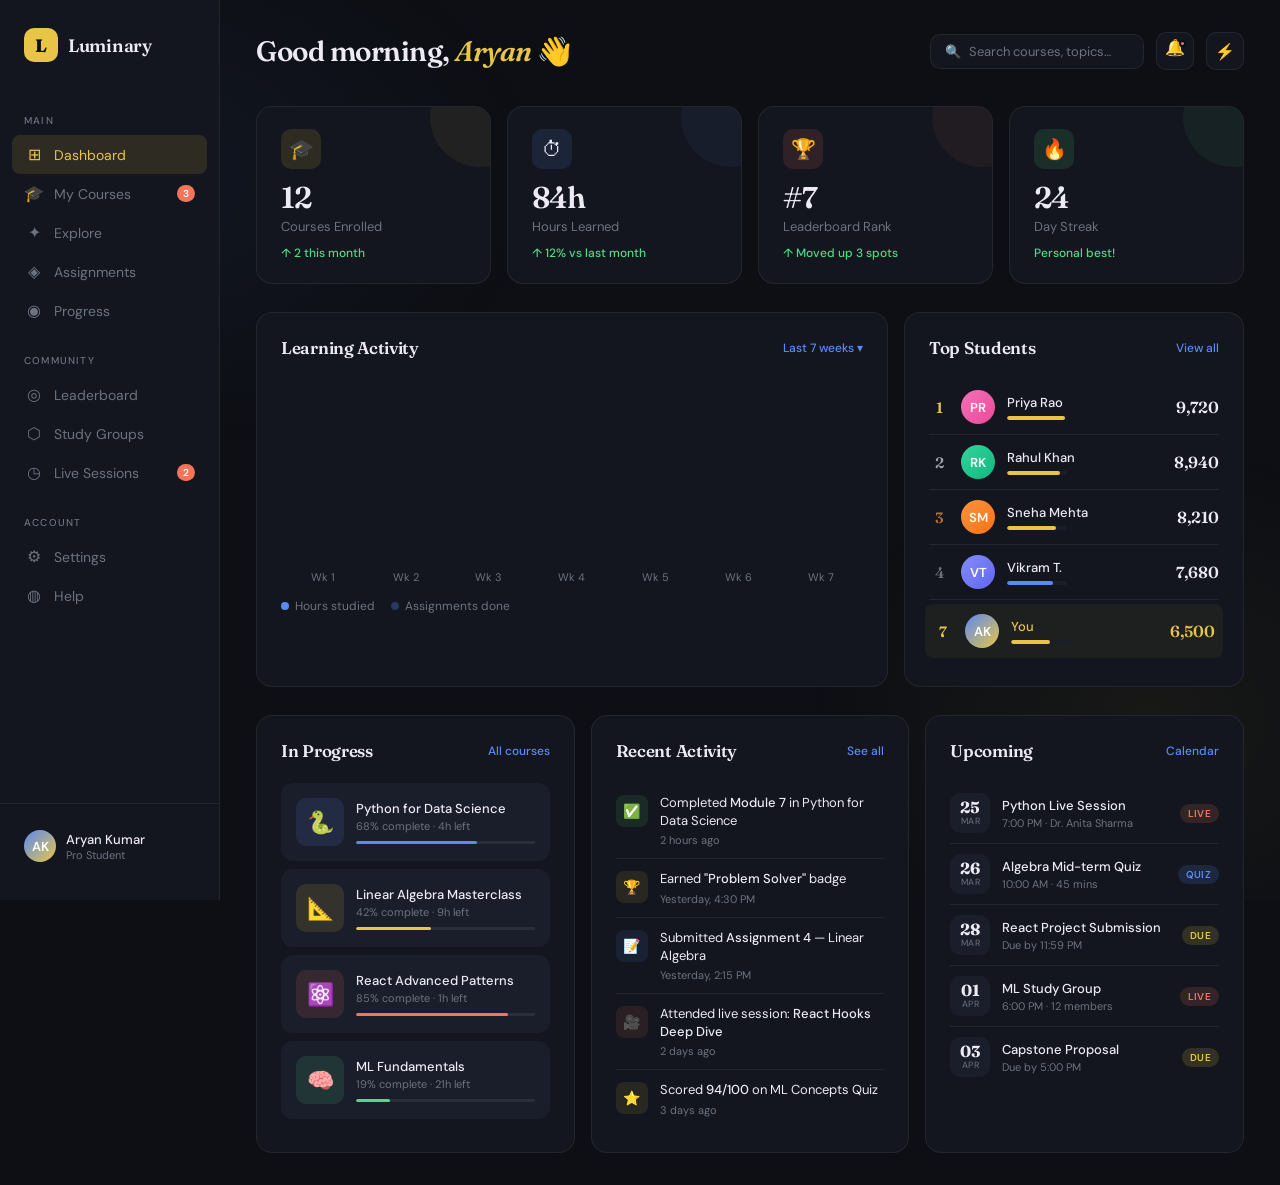
<file: index.html>
<!DOCTYPE html>
<html lang="en">
<head>
  <meta charset="UTF-8">
  <meta name="viewport" content="width=device-width, initial-scale=1.0">
  <title>Luminary — EdTech Dashboard</title>
  <link rel="stylesheet" href="styles.css">
</head>
<body>

<!-- ========================
     SIDEBAR
     ======================== -->
<aside class="sidebar">
  <div class="logo">
    <div class="logo-mark">L</div>
    <span class="logo-text">Luminary</span>
  </div>

  <div class="nav-section">
    <div class="nav-label">Main</div>
    <a class="nav-item active" href="#">
      <span class="nav-icon">⊞</span> Dashboard
    </a>
    <a class="nav-item" href="#">
      <span class="nav-icon">🎓</span> My Courses
      <span class="nav-badge">3</span>
    </a>
    <a class="nav-item" href="#">
      <span class="nav-icon">✦</span> Explore
    </a>
    <a class="nav-item" href="#">
      <span class="nav-icon">◈</span> Assignments
    </a>
    <a class="nav-item" href="#">
      <span class="nav-icon">◉</span> Progress
    </a>
  </div>

  <div class="nav-section">
    <div class="nav-label">Community</div>
    <a class="nav-item" href="#">
      <span class="nav-icon">◎</span> Leaderboard
    </a>
    <a class="nav-item" href="#">
      <span class="nav-icon">⬡</span> Study Groups
    </a>
    <a class="nav-item" href="#">
      <span class="nav-icon">◷</span> Live Sessions
      <span class="nav-badge">2</span>
    </a>
  </div>

  <div class="nav-section">
    <div class="nav-label">Account</div>
    <a class="nav-item" href="#">
      <span class="nav-icon">⚙</span> Settings
    </a>
    <a class="nav-item" href="#">
      <span class="nav-icon">◍</span> Help
    </a>
  </div>

  <div class="sidebar-footer">
    <div class="user-pill">
      <div class="avatar">AK</div>
      <div class="user-info">
        <div class="name">Aryan Kumar</div>
        <div class="role">Pro Student</div>
      </div>
    </div>
  </div>
</aside>

<!-- ========================
     MAIN CONTENT
     ======================== -->
<main class="main">

  <!-- TOP BAR -->
  <div class="topbar">
    <div class="page-title">Good morning, <span>Aryan</span> 👋</div>
    <div class="topbar-right">
      <div class="search-box">
        <span>🔍</span>
        <input type="text" placeholder="Search courses, topics…">
      </div>
      <div class="icon-btn" id="notif-btn">
        🔔<span class="dot"></span>
      </div>
      <div class="icon-btn">⚡</div>
    </div>
  </div>

  <!-- STATS GRID — populated by app.js -->
  <div class="stats-grid"></div>

  <!-- MID ROW -->
  <div class="mid-grid">

    <!-- Learning Activity Chart -->
    <div class="card">
      <div class="card-header">
        <div class="card-title">Learning Activity</div>
        <span class="card-action">Last 7 weeks ▾</span>
      </div>
      <div class="chart-container">
        <div class="chart-bars"><!-- filled by app.js --></div>
      </div>
      <div class="chart-labels"><!-- filled by app.js --></div>
      <div class="chart-legend">
        <div class="legend-item">
          <div class="legend-dot" style="background:var(--accent2)"></div>
          Hours studied
        </div>
        <div class="legend-item">
          <div class="legend-dot" style="background:rgba(91,138,244,0.3)"></div>
          Assignments done
        </div>
      </div>
    </div>

    <!-- Top Students Leaderboard -->
    <div class="card">
      <div class="card-header">
        <div class="card-title">Top Students</div>
        <span class="card-action">View all</span>
      </div>
      <div class="leaderboard"><!-- filled by app.js --></div>
    </div>

  </div><!-- /mid-grid -->

  <!-- BOTTOM GRID -->
  <div class="bottom-grid">

    <!-- In Progress Courses -->
    <div class="card">
      <div class="card-header">
        <div class="card-title">In Progress</div>
        <span class="card-action">All courses</span>
      </div>
      <div class="course-list"><!-- filled by app.js --></div>
    </div>

    <!-- Recent Activity -->
    <div class="card">
      <div class="card-header">
        <div class="card-title">Recent Activity</div>
        <span class="card-action">See all</span>
      </div>
      <div class="activity-feed"><!-- filled by app.js --></div>
    </div>

    <!-- Upcoming Events -->
    <div class="card">
      <div class="card-header">
        <div class="card-title">Upcoming</div>
        <span class="card-action">Calendar</span>
      </div>
      <div class="upcoming-list"><!-- filled by app.js --></div>
    </div>

  </div><!-- /bottom-grid -->

</main>

<script src="app.js"></script>
</body>
</html>
</file>
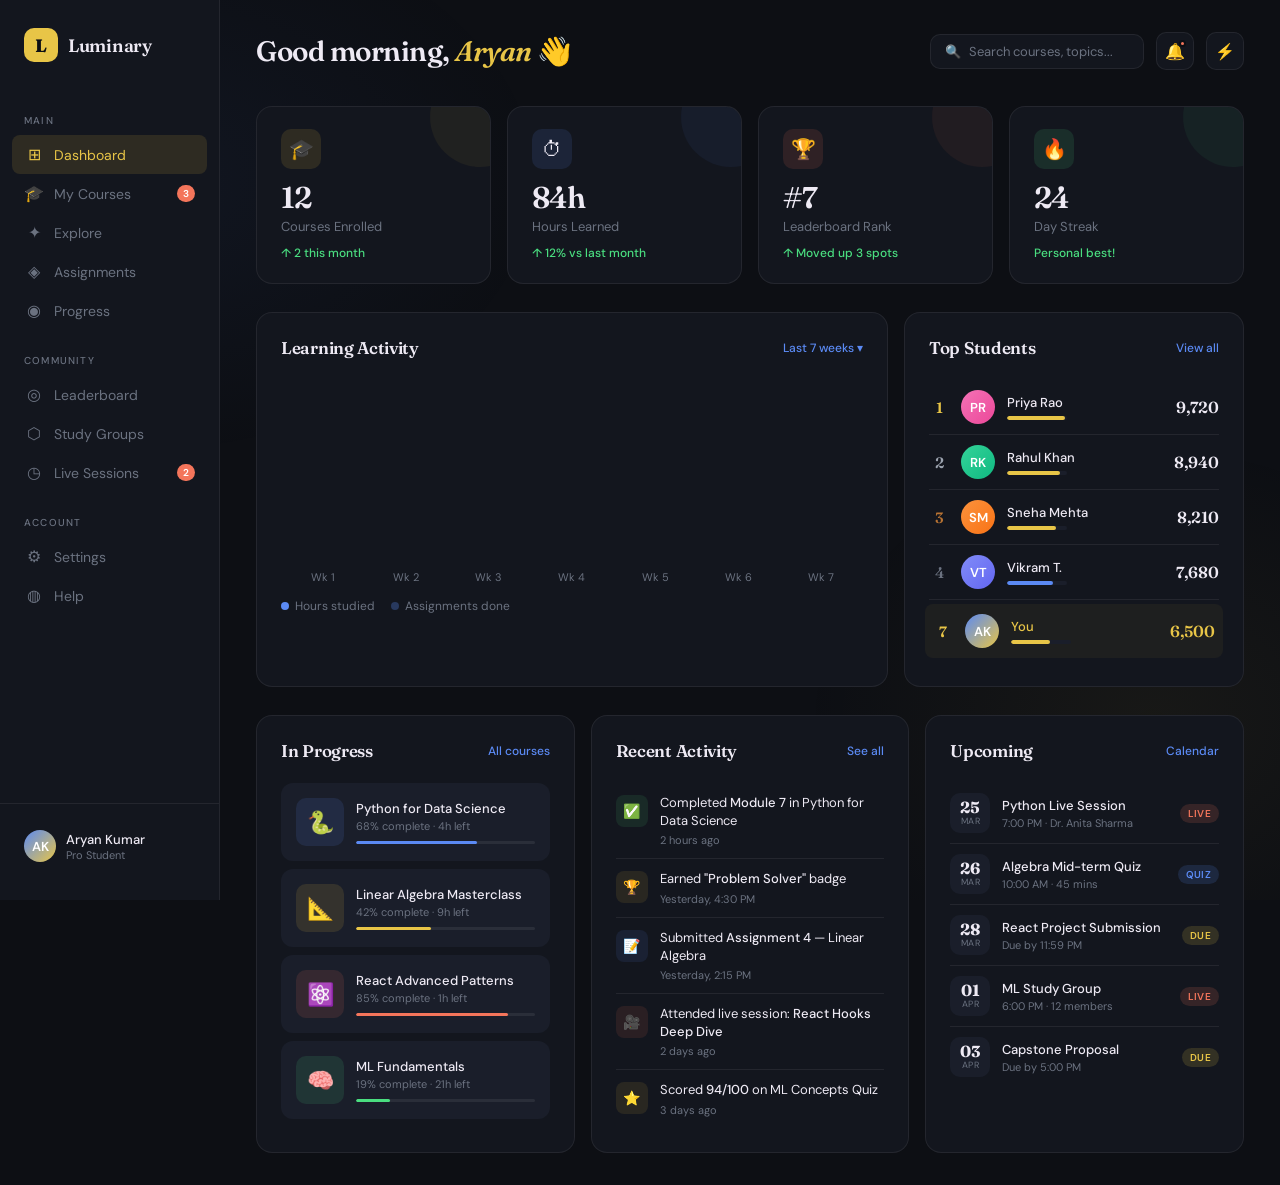
<file: edtech_dashboard.html>
<!DOCTYPE html>
<html lang="en">
<head>
<meta charset="UTF-8">
<meta name="viewport" content="width=device-width, initial-scale=1.0">
<title>Luminary — EdTech Dashboard</title>
<link href="https://fonts.googleapis.com/css2?family=Fraunces:ital,opsz,wght@0,9..144,300;0,9..144,600;0,9..144,800;1,9..144,300&family=DM+Sans:wght@300;400;500&display=swap" rel="stylesheet">
<style>
  :root {
    --bg: #0d0f14;
    --surface: #13161e;
    --surface2: #1a1e2a;
    --border: rgba(255,255,255,0.07);
    --accent: #e8c547;
    --accent2: #5b8af4;
    --accent3: #f4755b;
    --text: #eeeaf4;
    --muted: #6b7280;
    --green: #4ade80;
  }

  * { margin: 0; padding: 0; box-sizing: border-box; }

  body {
    font-family: 'DM Sans', sans-serif;
    background: var(--bg);
    color: var(--text);
    min-height: 100vh;
    display: flex;
    overflow-x: hidden;
  }

  /* Animated background */
  body::before {
    content: '';
    position: fixed;
    inset: 0;
    background:
      radial-gradient(ellipse 600px 400px at 10% 20%, rgba(91,138,244,0.06) 0%, transparent 70%),
      radial-gradient(ellipse 500px 400px at 90% 80%, rgba(232,197,71,0.05) 0%, transparent 70%);
    pointer-events: none;
    z-index: 0;
  }

  /* SIDEBAR */
  .sidebar {
    width: 220px;
    min-height: 100vh;
    background: var(--surface);
    border-right: 1px solid var(--border);
    display: flex;
    flex-direction: column;
    padding: 28px 0;
    position: fixed;
    z-index: 10;
  }

  .logo {
    padding: 0 24px 32px;
    display: flex;
    align-items: center;
    gap: 10px;
  }

  .logo-mark {
    width: 34px; height: 34px;
    background: var(--accent);
    border-radius: 10px;
    display: grid;
    place-items: center;
    font-family: 'Fraunces', serif;
    font-size: 18px;
    font-weight: 800;
    color: #0d0f14;
  }

  .logo-text {
    font-family: 'Fraunces', serif;
    font-size: 18px;
    font-weight: 600;
    letter-spacing: -0.3px;
  }

  .nav-section {
    padding: 0 12px;
    margin-bottom: 4px;
  }

  .nav-label {
    font-size: 10px;
    font-weight: 500;
    letter-spacing: 1.2px;
    text-transform: uppercase;
    color: var(--muted);
    padding: 0 12px 8px;
    margin-top: 20px;
  }

  .nav-item {
    display: flex;
    align-items: center;
    gap: 10px;
    padding: 9px 12px;
    border-radius: 8px;
    font-size: 14px;
    font-weight: 400;
    color: var(--muted);
    cursor: pointer;
    transition: all 0.18s;
    text-decoration: none;
  }

  .nav-item:hover { background: var(--surface2); color: var(--text); }

  .nav-item.active {
    background: rgba(232,197,71,0.12);
    color: var(--accent);
  }

  .nav-icon { font-size: 16px; width: 20px; text-align: center; }

  .nav-badge {
    margin-left: auto;
    background: var(--accent3);
    color: white;
    font-size: 10px;
    font-weight: 600;
    padding: 2px 6px;
    border-radius: 20px;
  }

  .sidebar-footer {
    margin-top: auto;
    padding: 16px 12px 0;
    border-top: 1px solid var(--border);
  }

  .user-pill {
    display: flex;
    align-items: center;
    gap: 10px;
    padding: 10px 12px;
    border-radius: 10px;
    cursor: pointer;
    transition: background 0.18s;
  }
  .user-pill:hover { background: var(--surface2); }

  .avatar {
    width: 32px; height: 32px;
    border-radius: 50%;
    background: linear-gradient(135deg, var(--accent2), var(--accent));
    display: grid;
    place-items: center;
    font-size: 13px;
    font-weight: 600;
    color: white;
    flex-shrink: 0;
  }

  .user-info .name { font-size: 13px; font-weight: 500; }
  .user-info .role { font-size: 11px; color: var(--muted); }

  /* MAIN */
  .main {
    margin-left: 220px;
    flex: 1;
    padding: 32px 36px;
    position: relative;
    z-index: 1;
  }

  /* TOP BAR */
  .topbar {
    display: flex;
    align-items: center;
    justify-content: space-between;
    margin-bottom: 36px;
  }

  .page-title {
    font-family: 'Fraunces', serif;
    font-size: 28px;
    font-weight: 600;
    letter-spacing: -0.5px;
  }

  .page-title span { color: var(--accent); font-style: italic; }

  .topbar-right {
    display: flex;
    align-items: center;
    gap: 12px;
  }

  .search-box {
    background: var(--surface);
    border: 1px solid var(--border);
    border-radius: 10px;
    padding: 8px 14px;
    display: flex;
    align-items: center;
    gap: 8px;
    color: var(--muted);
    font-size: 13px;
    cursor: pointer;
    transition: border-color 0.18s;
  }
  .search-box:hover { border-color: rgba(255,255,255,0.15); }
  .search-box input {
    background: none; border: none; outline: none;
    color: var(--text); font-family: 'DM Sans', sans-serif;
    font-size: 13px; width: 160px;
  }
  .search-box input::placeholder { color: var(--muted); }

  .icon-btn {
    width: 38px; height: 38px;
    background: var(--surface);
    border: 1px solid var(--border);
    border-radius: 10px;
    display: grid;
    place-items: center;
    cursor: pointer;
    font-size: 16px;
    transition: all 0.18s;
    position: relative;
  }
  .icon-btn:hover { background: var(--surface2); border-color: rgba(255,255,255,0.15); }
  .icon-btn .dot {
    position: absolute;
    top: 7px; right: 7px;
    width: 7px; height: 7px;
    background: var(--accent3);
    border-radius: 50%;
    border: 2px solid var(--bg);
  }

  /* STATS GRID */
  .stats-grid {
    display: grid;
    grid-template-columns: repeat(4, 1fr);
    gap: 16px;
    margin-bottom: 28px;
  }

  .stat-card {
    background: var(--surface);
    border: 1px solid var(--border);
    border-radius: 16px;
    padding: 22px 24px;
    position: relative;
    overflow: hidden;
    transition: transform 0.2s, border-color 0.2s;
    animation: fadeUp 0.5s both;
  }
  .stat-card:nth-child(1) { animation-delay: 0.05s; }
  .stat-card:nth-child(2) { animation-delay: 0.1s; }
  .stat-card:nth-child(3) { animation-delay: 0.15s; }
  .stat-card:nth-child(4) { animation-delay: 0.2s; }

  .stat-card:hover { transform: translateY(-2px); border-color: rgba(255,255,255,0.13); }

  .stat-card::after {
    content: '';
    position: absolute;
    top: -40px; right: -40px;
    width: 100px; height: 100px;
    border-radius: 50%;
    opacity: 0.06;
  }
  .stat-card.c1::after { background: var(--accent); }
  .stat-card.c2::after { background: var(--accent2); }
  .stat-card.c3::after { background: var(--accent3); }
  .stat-card.c4::after { background: var(--green); }

  .stat-icon {
    font-size: 20px;
    width: 40px; height: 40px;
    border-radius: 10px;
    display: grid;
    place-items: center;
    margin-bottom: 14px;
  }
  .c1 .stat-icon { background: rgba(232,197,71,0.12); }
  .c2 .stat-icon { background: rgba(91,138,244,0.12); }
  .c3 .stat-icon { background: rgba(244,117,91,0.12); }
  .c4 .stat-icon { background: rgba(74,222,128,0.12); }

  .stat-value {
    font-family: 'Fraunces', serif;
    font-size: 30px;
    font-weight: 600;
    letter-spacing: -1px;
    line-height: 1;
    margin-bottom: 5px;
  }

  .stat-label { font-size: 13px; color: var(--muted); }

  .stat-change {
    font-size: 12px;
    font-weight: 500;
    margin-top: 10px;
    display: flex;
    align-items: center;
    gap: 4px;
  }
  .stat-change.up { color: var(--green); }
  .stat-change.down { color: var(--accent3); }

  /* MIDDLE ROW */
  .mid-grid {
    display: grid;
    grid-template-columns: 1fr 340px;
    gap: 16px;
    margin-bottom: 28px;
  }

  .card {
    background: var(--surface);
    border: 1px solid var(--border);
    border-radius: 16px;
    padding: 24px;
    animation: fadeUp 0.5s 0.25s both;
  }

  .card-header {
    display: flex;
    align-items: center;
    justify-content: space-between;
    margin-bottom: 22px;
  }

  .card-title {
    font-family: 'Fraunces', serif;
    font-size: 17px;
    font-weight: 600;
    letter-spacing: -0.3px;
  }

  .card-action {
    font-size: 12px;
    color: var(--accent2);
    cursor: pointer;
    font-weight: 500;
  }
  .card-action:hover { text-decoration: underline; }

  /* CHART */
  .chart-container { position: relative; height: 180px; }

  .chart-bars {
    display: flex;
    align-items: flex-end;
    gap: 10px;
    height: 100%;
  }

  .bar-group { flex: 1; display: flex; gap: 4px; align-items: flex-end; }

  .bar {
    flex: 1;
    border-radius: 4px 4px 0 0;
    transition: opacity 0.2s;
    position: relative;
    cursor: pointer;
  }
  .bar:hover { opacity: 0.8; }

  .bar.primary { background: var(--accent2); }
  .bar.secondary { background: rgba(91,138,244,0.25); }

  .chart-labels {
    display: flex;
    justify-content: space-between;
    margin-top: 10px;
  }
  .chart-label { font-size: 11px; color: var(--muted); flex: 1; text-align: center; }

  .chart-legend {
    display: flex;
    gap: 16px;
    margin-top: 14px;
  }
  .legend-item {
    display: flex;
    align-items: center;
    gap: 6px;
    font-size: 12px;
    color: var(--muted);
  }
  .legend-dot {
    width: 8px; height: 8px;
    border-radius: 50%;
  }

  /* LEADERBOARD */
  .leaderboard { }
  .lb-item {
    display: flex;
    align-items: center;
    gap: 12px;
    padding: 10px 0;
    border-bottom: 1px solid var(--border);
  }
  .lb-item:last-child { border-bottom: none; }

  .lb-rank {
    font-family: 'Fraunces', serif;
    font-size: 15px;
    font-weight: 600;
    color: var(--muted);
    width: 20px;
    text-align: center;
  }
  .lb-rank.gold { color: var(--accent); }
  .lb-rank.silver { color: #9ca3af; }
  .lb-rank.bronze { color: #b87333; }

  .lb-avatar {
    width: 34px; height: 34px;
    border-radius: 50%;
    display: grid;
    place-items: center;
    font-size: 13px;
    font-weight: 600;
    color: white;
    flex-shrink: 0;
  }

  .lb-info { flex: 1; }
  .lb-name { font-size: 13px; font-weight: 500; }
  .lb-course { font-size: 11px; color: var(--muted); }

  .lb-score {
    font-family: 'Fraunces', serif;
    font-size: 16px;
    font-weight: 600;
    color: var(--text);
  }

  .lb-bar-wrap {
    width: 60px;
    height: 4px;
    background: var(--surface2);
    border-radius: 4px;
    overflow: hidden;
    margin-top: 5px;
  }
  .lb-bar-fill { height: 100%; border-radius: 4px; background: var(--accent); }

  /* BOTTOM GRID */
  .bottom-grid {
    display: grid;
    grid-template-columns: 1fr 1fr 1fr;
    gap: 16px;
  }

  /* COURSE CARDS */
  .course-card {
    background: var(--surface2);
    border-radius: 12px;
    padding: 14px;
    display: flex;
    gap: 12px;
    align-items: center;
    cursor: pointer;
    transition: all 0.18s;
    border: 1px solid transparent;
  }
  .course-card:hover { border-color: var(--border); background: #1f2435; }

  .course-thumb {
    width: 48px; height: 48px;
    border-radius: 10px;
    display: grid;
    place-items: center;
    font-size: 22px;
    flex-shrink: 0;
  }

  .course-info { flex: 1; min-width: 0; }
  .course-name { font-size: 13px; font-weight: 500; white-space: nowrap; overflow: hidden; text-overflow: ellipsis; }
  .course-meta { font-size: 11px; color: var(--muted); margin-top: 2px; }

  .progress-wrap {
    height: 3px;
    background: var(--border);
    border-radius: 4px;
    margin-top: 8px;
    overflow: hidden;
  }
  .progress-fill { height: 100%; border-radius: 4px; }

  /* ACTIVITY FEED */
  .activity-item {
    display: flex;
    gap: 12px;
    padding: 11px 0;
    border-bottom: 1px solid var(--border);
  }
  .activity-item:last-child { border-bottom: none; }

  .act-icon {
    width: 32px; height: 32px;
    border-radius: 8px;
    display: grid;
    place-items: center;
    font-size: 14px;
    flex-shrink: 0;
    margin-top: 1px;
  }

  .act-text { font-size: 13px; line-height: 1.4; }
  .act-text strong { font-weight: 500; }
  .act-time { font-size: 11px; color: var(--muted); margin-top: 3px; }

  /* UPCOMING */
  .upcoming-item {
    display: flex;
    align-items: center;
    gap: 12px;
    padding: 10px 0;
    border-bottom: 1px solid var(--border);
  }
  .upcoming-item:last-child { border-bottom: none; }

  .upcoming-date {
    width: 40px; height: 40px;
    background: var(--surface2);
    border-radius: 10px;
    display: flex;
    flex-direction: column;
    align-items: center;
    justify-content: center;
    flex-shrink: 0;
  }
  .upcoming-date .day {
    font-family: 'Fraunces', serif;
    font-size: 16px;
    font-weight: 700;
    line-height: 1;
  }
  .upcoming-date .month { font-size: 9px; color: var(--muted); text-transform: uppercase; letter-spacing: 0.5px; }

  .upcoming-info { flex: 1; }
  .upcoming-name { font-size: 13px; font-weight: 500; }
  .upcoming-sub { font-size: 11px; color: var(--muted); margin-top: 2px; }

  .upcoming-tag {
    font-size: 10px;
    font-weight: 600;
    padding: 3px 8px;
    border-radius: 20px;
    letter-spacing: 0.3px;
  }
  .tag-live { background: rgba(244,117,91,0.15); color: var(--accent3); }
  .tag-quiz { background: rgba(91,138,244,0.15); color: var(--accent2); }
  .tag-assign { background: rgba(232,197,71,0.15); color: var(--accent); }

  /* ANIMATIONS */
  @keyframes fadeUp {
    from { opacity: 0; transform: translateY(16px); }
    to { opacity: 1; transform: translateY(0); }
  }

  /* Scrollbar */
  ::-webkit-scrollbar { width: 6px; }
  ::-webkit-scrollbar-track { background: transparent; }
  ::-webkit-scrollbar-thumb { background: var(--surface2); border-radius: 4px; }
</style>
</head>
<body>

<!-- SIDEBAR -->
<aside class="sidebar">
  <div class="logo">
    <div class="logo-mark">L</div>
    <span class="logo-text">Luminary</span>
  </div>

  <div class="nav-section">
    <div class="nav-label">Main</div>
    <a class="nav-item active" href="#">
      <span class="nav-icon">⊞</span> Dashboard
    </a>
    <a class="nav-item" href="#">
      <span class="nav-icon">🎓</span> My Courses
      <span class="nav-badge">3</span>
    </a>
    <a class="nav-item" href="#">
      <span class="nav-icon">✦</span> Explore
    </a>
    <a class="nav-item" href="#">
      <span class="nav-icon">◈</span> Assignments
    </a>
    <a class="nav-item" href="#">
      <span class="nav-icon">◉</span> Progress
    </a>
  </div>

  <div class="nav-section">
    <div class="nav-label">Community</div>
    <a class="nav-item" href="#">
      <span class="nav-icon">◎</span> Leaderboard
    </a>
    <a class="nav-item" href="#">
      <span class="nav-icon">⬡</span> Study Groups
    </a>
    <a class="nav-item" href="#">
      <span class="nav-icon">◷</span> Live Sessions
      <span class="nav-badge">2</span>
    </a>
  </div>

  <div class="nav-section">
    <div class="nav-label">Account</div>
    <a class="nav-item" href="#">
      <span class="nav-icon">⚙</span> Settings
    </a>
    <a class="nav-item" href="#">
      <span class="nav-icon">◍</span> Help
    </a>
  </div>

  <div class="sidebar-footer">
    <div class="user-pill">
      <div class="avatar">AK</div>
      <div class="user-info">
        <div class="name">Aryan Kumar</div>
        <div class="role">Pro Student</div>
      </div>
    </div>
  </div>
</aside>

<!-- MAIN -->
<main class="main">
  <!-- TOPBAR -->
  <div class="topbar">
    <div class="page-title">Good morning, <span>Aryan</span> 👋</div>
    <div class="topbar-right">
      <div class="search-box">
        <span>🔍</span>
        <input type="text" placeholder="Search courses, topics...">
      </div>
      <div class="icon-btn">🔔<span class="dot"></span></div>
      <div class="icon-btn">⚡</div>
    </div>
  </div>

  <!-- STATS -->
  <div class="stats-grid">
    <div class="stat-card c1">
      <div class="stat-icon">🎓</div>
      <div class="stat-value">12</div>
      <div class="stat-label">Courses Enrolled</div>
      <div class="stat-change up">↑ 2 this month</div>
    </div>
    <div class="stat-card c2">
      <div class="stat-icon">⏱</div>
      <div class="stat-value">84h</div>
      <div class="stat-label">Hours Learned</div>
      <div class="stat-change up">↑ 12% vs last month</div>
    </div>
    <div class="stat-card c3">
      <div class="stat-icon">🏆</div>
      <div class="stat-value">#7</div>
      <div class="stat-label">Leaderboard Rank</div>
      <div class="stat-change up">↑ Moved up 3 spots</div>
    </div>
    <div class="stat-card c4">
      <div class="stat-icon">🔥</div>
      <div class="stat-value">24</div>
      <div class="stat-label">Day Streak</div>
      <div class="stat-change up">Personal best!</div>
    </div>
  </div>

  <!-- MID ROW -->
  <div class="mid-grid">
    <!-- Chart -->
    <div class="card">
      <div class="card-header">
        <div class="card-title">Learning Activity</div>
        <span class="card-action">Last 7 weeks ▾</span>
      </div>
      <div class="chart-container">
        <div class="chart-bars">
          <div class="bar-group">
            <div class="bar primary" style="height:55%"></div>
            <div class="bar secondary" style="height:40%"></div>
          </div>
          <div class="bar-group">
            <div class="bar primary" style="height:70%"></div>
            <div class="bar secondary" style="height:55%"></div>
          </div>
          <div class="bar-group">
            <div class="bar primary" style="height:48%"></div>
            <div class="bar secondary" style="height:35%"></div>
          </div>
          <div class="bar-group">
            <div class="bar primary" style="height:82%"></div>
            <div class="bar secondary" style="height:60%"></div>
          </div>
          <div class="bar-group">
            <div class="bar primary" style="height:65%"></div>
            <div class="bar secondary" style="height:48%"></div>
          </div>
          <div class="bar-group">
            <div class="bar primary" style="height:90%"></div>
            <div class="bar secondary" style="height:70%"></div>
          </div>
          <div class="bar-group">
            <div class="bar primary" style="height:75%"></div>
            <div class="bar secondary" style="height:55%"></div>
          </div>
        </div>
      </div>
      <div class="chart-labels">
        <div class="chart-label">Wk 1</div>
        <div class="chart-label">Wk 2</div>
        <div class="chart-label">Wk 3</div>
        <div class="chart-label">Wk 4</div>
        <div class="chart-label">Wk 5</div>
        <div class="chart-label">Wk 6</div>
        <div class="chart-label">Wk 7</div>
      </div>
      <div class="chart-legend">
        <div class="legend-item"><div class="legend-dot" style="background:var(--accent2)"></div> Hours studied</div>
        <div class="legend-item"><div class="legend-dot" style="background:rgba(91,138,244,0.3)"></div> Assignments done</div>
      </div>
    </div>

    <!-- Leaderboard -->
    <div class="card" style="animation-delay:0.3s">
      <div class="card-header">
        <div class="card-title">Top Students</div>
        <span class="card-action">View all</span>
      </div>
      <div class="leaderboard">
        <div class="lb-item">
          <span class="lb-rank gold">1</span>
          <div class="lb-avatar" style="background:linear-gradient(135deg,#f472b6,#ec4899)">PR</div>
          <div class="lb-info">
            <div class="lb-name">Priya Rao</div>
            <div class="lb-bar-wrap"><div class="lb-bar-fill" style="width:97%"></div></div>
          </div>
          <div class="lb-score">9,720</div>
        </div>
        <div class="lb-item">
          <span class="lb-rank silver">2</span>
          <div class="lb-avatar" style="background:linear-gradient(135deg,#34d399,#10b981)">RK</div>
          <div class="lb-info">
            <div class="lb-name">Rahul Khan</div>
            <div class="lb-bar-wrap"><div class="lb-bar-fill" style="width:89%"></div></div>
          </div>
          <div class="lb-score">8,940</div>
        </div>
        <div class="lb-item">
          <span class="lb-rank bronze">3</span>
          <div class="lb-avatar" style="background:linear-gradient(135deg,#fb923c,#f97316)">SM</div>
          <div class="lb-info">
            <div class="lb-name">Sneha Mehta</div>
            <div class="lb-bar-wrap"><div class="lb-bar-fill" style="width:82%"></div></div>
          </div>
          <div class="lb-score">8,210</div>
        </div>
        <div class="lb-item">
          <span class="lb-rank">4</span>
          <div class="lb-avatar" style="background:linear-gradient(135deg,#818cf8,#6366f1)">VT</div>
          <div class="lb-info">
            <div class="lb-name">Vikram T.</div>
            <div class="lb-bar-wrap"><div class="lb-bar-fill" style="width:76%;background:var(--accent2)"></div></div>
          </div>
          <div class="lb-score">7,680</div>
        </div>
        <div class="lb-item" style="background:rgba(232,197,71,0.05);border-radius:8px;padding:10px 8px;margin:4px -4px;border:none">
          <span class="lb-rank" style="color:var(--accent)">7</span>
          <div class="lb-avatar" style="background:linear-gradient(135deg,var(--accent2),var(--accent))">AK</div>
          <div class="lb-info">
            <div class="lb-name" style="color:var(--accent)">You</div>
            <div class="lb-bar-wrap"><div class="lb-bar-fill" style="width:65%;background:var(--accent)"></div></div>
          </div>
          <div class="lb-score" style="color:var(--accent)">6,500</div>
        </div>
      </div>
    </div>
  </div>

  <!-- BOTTOM ROW -->
  <div class="bottom-grid">
    <!-- Courses -->
    <div class="card" style="animation-delay:0.35s">
      <div class="card-header">
        <div class="card-title">In Progress</div>
        <span class="card-action">All courses</span>
      </div>
      <div style="display:flex; flex-direction:column; gap:8px;">
        <div class="course-card">
          <div class="course-thumb" style="background:rgba(91,138,244,0.12)">🐍</div>
          <div class="course-info">
            <div class="course-name">Python for Data Science</div>
            <div class="course-meta">68% complete · 4h left</div>
            <div class="progress-wrap"><div class="progress-fill" style="width:68%;background:var(--accent2)"></div></div>
          </div>
        </div>
        <div class="course-card">
          <div class="course-thumb" style="background:rgba(232,197,71,0.12)">📐</div>
          <div class="course-info">
            <div class="course-name">Linear Algebra Masterclass</div>
            <div class="course-meta">42% complete · 9h left</div>
            <div class="progress-wrap"><div class="progress-fill" style="width:42%;background:var(--accent)"></div></div>
          </div>
        </div>
        <div class="course-card">
          <div class="course-thumb" style="background:rgba(244,117,91,0.12)">⚛️</div>
          <div class="course-info">
            <div class="course-name">React Advanced Patterns</div>
            <div class="course-meta">85% complete · 1h left</div>
            <div class="progress-wrap"><div class="progress-fill" style="width:85%;background:var(--accent3)"></div></div>
          </div>
        </div>
        <div class="course-card">
          <div class="course-thumb" style="background:rgba(74,222,128,0.12)">🧠</div>
          <div class="course-info">
            <div class="course-name">ML Fundamentals</div>
            <div class="course-meta">19% complete · 21h left</div>
            <div class="progress-wrap"><div class="progress-fill" style="width:19%;background:var(--green)"></div></div>
          </div>
        </div>
      </div>
    </div>

    <!-- Activity -->
    <div class="card" style="animation-delay:0.4s">
      <div class="card-header">
        <div class="card-title">Recent Activity</div>
        <span class="card-action">See all</span>
      </div>
      <div>
        <div class="activity-item">
          <div class="act-icon" style="background:rgba(74,222,128,0.1)">✅</div>
          <div>
            <div class="act-text">Completed <strong>Module 7</strong> in Python for Data Science</div>
            <div class="act-time">2 hours ago</div>
          </div>
        </div>
        <div class="activity-item">
          <div class="act-icon" style="background:rgba(232,197,71,0.1)">🏆</div>
          <div>
            <div class="act-text">Earned <strong>"Problem Solver"</strong> badge</div>
            <div class="act-time">Yesterday, 4:30 PM</div>
          </div>
        </div>
        <div class="activity-item">
          <div class="act-icon" style="background:rgba(91,138,244,0.1)">📝</div>
          <div>
            <div class="act-text">Submitted <strong>Assignment 4</strong> — Linear Algebra</div>
            <div class="act-time">Yesterday, 2:15 PM</div>
          </div>
        </div>
        <div class="activity-item">
          <div class="act-icon" style="background:rgba(244,117,91,0.1)">🎥</div>
          <div>
            <div class="act-text">Attended live session: <strong>React Hooks Deep Dive</strong></div>
            <div class="act-time">2 days ago</div>
          </div>
        </div>
        <div class="activity-item">
          <div class="act-icon" style="background:rgba(232,197,71,0.1)">⭐</div>
          <div>
            <div class="act-text">Scored <strong>94/100</strong> on ML Concepts Quiz</div>
            <div class="act-time">3 days ago</div>
          </div>
        </div>
      </div>
    </div>

    <!-- Upcoming -->
    <div class="card" style="animation-delay:0.45s">
      <div class="card-header">
        <div class="card-title">Upcoming</div>
        <span class="card-action">Calendar</span>
      </div>
      <div>
        <div class="upcoming-item">
          <div class="upcoming-date">
            <span class="day">25</span>
            <span class="month">Mar</span>
          </div>
          <div class="upcoming-info">
            <div class="upcoming-name">Python Live Session</div>
            <div class="upcoming-sub">7:00 PM · Dr. Anita Sharma</div>
          </div>
          <span class="upcoming-tag tag-live">LIVE</span>
        </div>
        <div class="upcoming-item">
          <div class="upcoming-date">
            <span class="day">26</span>
            <span class="month">Mar</span>
          </div>
          <div class="upcoming-info">
            <div class="upcoming-name">Algebra Mid-term Quiz</div>
            <div class="upcoming-sub">10:00 AM · 45 mins</div>
          </div>
          <span class="upcoming-tag tag-quiz">QUIZ</span>
        </div>
        <div class="upcoming-item">
          <div class="upcoming-date">
            <span class="day">28</span>
            <span class="month">Mar</span>
          </div>
          <div class="upcoming-info">
            <div class="upcoming-name">React Project Submission</div>
            <div class="upcoming-sub">Due by 11:59 PM</div>
          </div>
          <span class="upcoming-tag tag-assign">DUE</span>
        </div>
        <div class="upcoming-item">
          <div class="upcoming-date">
            <span class="day">01</span>
            <span class="month">Apr</span>
          </div>
          <div class="upcoming-info">
            <div class="upcoming-name">ML Study Group</div>
            <div class="upcoming-sub">6:00 PM · 12 members</div>
          </div>
          <span class="upcoming-tag tag-live">LIVE</span>
        </div>
        <div class="upcoming-item">
          <div class="upcoming-date">
            <span class="day">03</span>
            <span class="month">Apr</span>
          </div>
          <div class="upcoming-info">
            <div class="upcoming-name">Capstone Proposal</div>
            <div class="upcoming-sub">Due by 5:00 PM</div>
          </div>
          <span class="upcoming-tag tag-assign">DUE</span>
        </div>
      </div>
    </div>
  </div>
</main>

</body>
</html>
</file>
<file: styles.css>
/* =====================
   Luminary EdTech Dashboard
   styles.css
   ===================== */

@import url('https://fonts.googleapis.com/css2?family=Fraunces:ital,opsz,wght@0,9..144,300;0,9..144,600;0,9..144,800;1,9..144,300&family=DM+Sans:wght@300;400;500&display=swap');

/* ---- TOKENS ---- */
:root {
  --bg:      #0d0f14;
  --surface: #13161e;
  --surface2:#1a1e2a;
  --border:  rgba(255,255,255,0.07);
  --accent:  #e8c547;
  --accent2: #5b8af4;
  --accent3: #f4755b;
  --text:    #eeeaf4;
  --muted:   #6b7280;
  --green:   #4ade80;
}

/* ---- RESET ---- */
*, *::before, *::after { margin: 0; padding: 0; box-sizing: border-box; }

body {
  font-family: 'DM Sans', sans-serif;
  background: var(--bg);
  color: var(--text);
  min-height: 100vh;
  display: flex;
  overflow-x: hidden;
}

/* Ambient background glow */
body::before {
  content: '';
  position: fixed;
  inset: 0;
  background:
    radial-gradient(ellipse 600px 400px at 10% 20%, rgba(91,138,244,0.06) 0%, transparent 70%),
    radial-gradient(ellipse 500px 400px at 90% 80%, rgba(232,197,71,0.05) 0%, transparent 70%);
  pointer-events: none;
  z-index: 0;
}

/* =====================
   SIDEBAR
   ===================== */
.sidebar {
  width: 220px;
  min-height: 100vh;
  background: var(--surface);
  border-right: 1px solid var(--border);
  display: flex;
  flex-direction: column;
  padding: 28px 0;
  position: fixed;
  z-index: 10;
}

.logo {
  padding: 0 24px 32px;
  display: flex;
  align-items: center;
  gap: 10px;
}

.logo-mark {
  width: 34px;
  height: 34px;
  background: var(--accent);
  border-radius: 10px;
  display: grid;
  place-items: center;
  font-family: 'Fraunces', serif;
  font-size: 18px;
  font-weight: 800;
  color: #0d0f14;
}

.logo-text {
  font-family: 'Fraunces', serif;
  font-size: 18px;
  font-weight: 600;
  letter-spacing: -0.3px;
}

.nav-section { padding: 0 12px; margin-bottom: 4px; }

.nav-label {
  font-size: 10px;
  font-weight: 500;
  letter-spacing: 1.2px;
  text-transform: uppercase;
  color: var(--muted);
  padding: 0 12px 8px;
  margin-top: 20px;
}

.nav-item {
  display: flex;
  align-items: center;
  gap: 10px;
  padding: 9px 12px;
  border-radius: 8px;
  font-size: 14px;
  font-weight: 400;
  color: var(--muted);
  cursor: pointer;
  transition: all 0.18s;
  text-decoration: none;
}
.nav-item:hover  { background: var(--surface2); color: var(--text); }
.nav-item.active { background: rgba(232,197,71,0.12); color: var(--accent); }

.nav-icon { font-size: 16px; width: 20px; text-align: center; }

.nav-badge {
  margin-left: auto;
  background: var(--accent3);
  color: white;
  font-size: 10px;
  font-weight: 600;
  padding: 2px 6px;
  border-radius: 20px;
}

.sidebar-footer {
  margin-top: auto;
  padding: 16px 12px 0;
  border-top: 1px solid var(--border);
}

.user-pill {
  display: flex;
  align-items: center;
  gap: 10px;
  padding: 10px 12px;
  border-radius: 10px;
  cursor: pointer;
  transition: background 0.18s;
}
.user-pill:hover { background: var(--surface2); }

.avatar {
  width: 32px;
  height: 32px;
  border-radius: 50%;
  background: linear-gradient(135deg, var(--accent2), var(--accent));
  display: grid;
  place-items: center;
  font-size: 13px;
  font-weight: 600;
  color: white;
  flex-shrink: 0;
}

.user-info .name { font-size: 13px; font-weight: 500; }
.user-info .role { font-size: 11px; color: var(--muted); }

/* =====================
   MAIN CONTENT
   ===================== */
.main {
  margin-left: 220px;
  flex: 1;
  padding: 32px 36px;
  position: relative;
  z-index: 1;
}

/* ---- TOP BAR ---- */
.topbar {
  display: flex;
  align-items: center;
  justify-content: space-between;
  margin-bottom: 36px;
}

.page-title {
  font-family: 'Fraunces', serif;
  font-size: 28px;
  font-weight: 600;
  letter-spacing: -0.5px;
}
.page-title span { color: var(--accent); font-style: italic; }

.topbar-right {
  display: flex;
  align-items: center;
  gap: 12px;
}

.search-box {
  background: var(--surface);
  border: 1px solid var(--border);
  border-radius: 10px;
  padding: 8px 14px;
  display: flex;
  align-items: center;
  gap: 8px;
  color: var(--muted);
  font-size: 13px;
  cursor: pointer;
  transition: border-color 0.18s;
}
.search-box:hover { border-color: rgba(255,255,255,0.15); }
.search-box input {
  background: none;
  border: none;
  outline: none;
  color: var(--text);
  font-family: 'DM Sans', sans-serif;
  font-size: 13px;
  width: 160px;
}
.search-box input::placeholder { color: var(--muted); }

.icon-btn {
  width: 38px;
  height: 38px;
  background: var(--surface);
  border: 1px solid var(--border);
  border-radius: 10px;
  display: grid;
  place-items: center;
  cursor: pointer;
  font-size: 16px;
  transition: all 0.18s;
  position: relative;
}
.icon-btn:hover { background: var(--surface2); border-color: rgba(255,255,255,0.15); }
.icon-btn .dot {
  position: absolute;
  top: 7px; right: 7px;
  width: 7px; height: 7px;
  background: var(--accent3);
  border-radius: 50%;
  border: 2px solid var(--bg);
}

/* ---- STATS GRID ---- */
.stats-grid {
  display: grid;
  grid-template-columns: repeat(4, 1fr);
  gap: 16px;
  margin-bottom: 28px;
}

.stat-card {
  background: var(--surface);
  border: 1px solid var(--border);
  border-radius: 16px;
  padding: 22px 24px;
  position: relative;
  overflow: hidden;
  transition: transform 0.2s, border-color 0.2s;
  animation: fadeUp 0.5s both;
}
.stat-card:nth-child(1) { animation-delay: 0.05s; }
.stat-card:nth-child(2) { animation-delay: 0.10s; }
.stat-card:nth-child(3) { animation-delay: 0.15s; }
.stat-card:nth-child(4) { animation-delay: 0.20s; }
.stat-card:hover { transform: translateY(-2px); border-color: rgba(255,255,255,0.13); }

.stat-card::after {
  content: '';
  position: absolute;
  top: -40px; right: -40px;
  width: 100px; height: 100px;
  border-radius: 50%;
  opacity: 0.06;
}
.stat-card.c1::after { background: var(--accent); }
.stat-card.c2::after { background: var(--accent2); }
.stat-card.c3::after { background: var(--accent3); }
.stat-card.c4::after { background: var(--green); }

.stat-icon {
  font-size: 20px;
  width: 40px; height: 40px;
  border-radius: 10px;
  display: grid;
  place-items: center;
  margin-bottom: 14px;
}
.c1 .stat-icon { background: rgba(232,197,71,0.12); }
.c2 .stat-icon { background: rgba(91,138,244,0.12); }
.c3 .stat-icon { background: rgba(244,117,91,0.12); }
.c4 .stat-icon { background: rgba(74,222,128,0.12); }

.stat-value {
  font-family: 'Fraunces', serif;
  font-size: 30px;
  font-weight: 600;
  letter-spacing: -1px;
  line-height: 1;
  margin-bottom: 5px;
}
.stat-label  { font-size: 13px; color: var(--muted); }

.stat-change {
  font-size: 12px;
  font-weight: 500;
  margin-top: 10px;
  display: flex;
  align-items: center;
  gap: 4px;
}
.stat-change.up   { color: var(--green); }
.stat-change.down { color: var(--accent3); }

/* ---- CARD BASE ---- */
.mid-grid {
  display: grid;
  grid-template-columns: 1fr 340px;
  gap: 16px;
  margin-bottom: 28px;
}

.card {
  background: var(--surface);
  border: 1px solid var(--border);
  border-radius: 16px;
  padding: 24px;
  animation: fadeUp 0.5s 0.25s both;
}

.card-header {
  display: flex;
  align-items: center;
  justify-content: space-between;
  margin-bottom: 22px;
}

.card-title {
  font-family: 'Fraunces', serif;
  font-size: 17px;
  font-weight: 600;
  letter-spacing: -0.3px;
}

.card-action {
  font-size: 12px;
  color: var(--accent2);
  cursor: pointer;
  font-weight: 500;
}
.card-action:hover { text-decoration: underline; }

/* ---- CHART ---- */
.chart-container { position: relative; height: 180px; }

.chart-bars {
  display: flex;
  align-items: flex-end;
  gap: 10px;
  height: 100%;
}

.bar-group { flex: 1; display: flex; gap: 4px; align-items: flex-end; }

.bar {
  flex: 1;
  border-radius: 4px 4px 0 0;
  transition: opacity 0.2s;
  position: relative;
  cursor: pointer;
}
.bar:hover     { opacity: 0.8; }
.bar.primary   { background: var(--accent2); }
.bar.secondary { background: rgba(91,138,244,0.25); }

.chart-labels {
  display: flex;
  justify-content: space-between;
  margin-top: 10px;
}
.chart-label { font-size: 11px; color: var(--muted); flex: 1; text-align: center; }

.chart-legend { display: flex; gap: 16px; margin-top: 14px; }
.legend-item  { display: flex; align-items: center; gap: 6px; font-size: 12px; color: var(--muted); }
.legend-dot   { width: 8px; height: 8px; border-radius: 50%; }

/* ---- LEADERBOARD ---- */
.lb-item {
  display: flex;
  align-items: center;
  gap: 12px;
  padding: 10px 0;
  border-bottom: 1px solid var(--border);
}
.lb-item:last-child { border-bottom: none; }
.lb-item.you {
  background: rgba(232,197,71,0.05);
  border-radius: 8px;
  padding: 10px 8px;
  margin: 4px -4px;
  border: none;
}

.lb-rank {
  font-family: 'Fraunces', serif;
  font-size: 15px;
  font-weight: 600;
  color: var(--muted);
  width: 20px;
  text-align: center;
}
.lb-rank.gold   { color: var(--accent); }
.lb-rank.silver { color: #9ca3af; }
.lb-rank.bronze { color: #b87333; }
.lb-rank.me     { color: var(--accent); }

.lb-avatar {
  width: 34px; height: 34px;
  border-radius: 50%;
  display: grid;
  place-items: center;
  font-size: 13px;
  font-weight: 600;
  color: white;
  flex-shrink: 0;
}

.lb-info { flex: 1; }
.lb-name { font-size: 13px; font-weight: 500; }
.lb-name.me { color: var(--accent); }

.lb-score { font-family: 'Fraunces', serif; font-size: 16px; font-weight: 600; }
.lb-score.me { color: var(--accent); }

.lb-bar-wrap {
  width: 60px; height: 4px;
  background: var(--surface2);
  border-radius: 4px;
  overflow: hidden;
  margin-top: 5px;
}
.lb-bar-fill { height: 100%; border-radius: 4px; background: var(--accent); }

/* ---- BOTTOM GRID ---- */
.bottom-grid {
  display: grid;
  grid-template-columns: 1fr 1fr 1fr;
  gap: 16px;
}

/* ---- COURSE CARDS ---- */
.course-list { display: flex; flex-direction: column; gap: 8px; }

.course-card {
  background: var(--surface2);
  border-radius: 12px;
  padding: 14px;
  display: flex;
  gap: 12px;
  align-items: center;
  cursor: pointer;
  transition: all 0.18s;
  border: 1px solid transparent;
}
.course-card:hover { border-color: var(--border); background: #1f2435; }

.course-thumb {
  width: 48px; height: 48px;
  border-radius: 10px;
  display: grid;
  place-items: center;
  font-size: 22px;
  flex-shrink: 0;
}

.course-info { flex: 1; min-width: 0; }
.course-name { font-size: 13px; font-weight: 500; white-space: nowrap; overflow: hidden; text-overflow: ellipsis; }
.course-meta { font-size: 11px; color: var(--muted); margin-top: 2px; }

.progress-wrap { height: 3px; background: var(--border); border-radius: 4px; margin-top: 8px; overflow: hidden; }
.progress-fill { height: 100%; border-radius: 4px; }

/* ---- ACTIVITY FEED ---- */
.activity-item {
  display: flex;
  gap: 12px;
  padding: 11px 0;
  border-bottom: 1px solid var(--border);
}
.activity-item:last-child { border-bottom: none; }

.act-icon {
  width: 32px; height: 32px;
  border-radius: 8px;
  display: grid;
  place-items: center;
  font-size: 14px;
  flex-shrink: 0;
  margin-top: 1px;
}
.act-text        { font-size: 13px; line-height: 1.4; }
.act-text strong { font-weight: 500; }
.act-time        { font-size: 11px; color: var(--muted); margin-top: 3px; }

/* ---- UPCOMING ---- */
.upcoming-item {
  display: flex;
  align-items: center;
  gap: 12px;
  padding: 10px 0;
  border-bottom: 1px solid var(--border);
}
.upcoming-item:last-child { border-bottom: none; }

.upcoming-date {
  width: 40px; height: 40px;
  background: var(--surface2);
  border-radius: 10px;
  display: flex;
  flex-direction: column;
  align-items: center;
  justify-content: center;
  flex-shrink: 0;
}
.upcoming-date .day   { font-family: 'Fraunces', serif; font-size: 16px; font-weight: 700; line-height: 1; }
.upcoming-date .month { font-size: 9px; color: var(--muted); text-transform: uppercase; letter-spacing: 0.5px; }

.upcoming-info { flex: 1; }
.upcoming-name { font-size: 13px; font-weight: 500; }
.upcoming-sub  { font-size: 11px; color: var(--muted); margin-top: 2px; }

.upcoming-tag {
  font-size: 10px;
  font-weight: 600;
  padding: 3px 8px;
  border-radius: 20px;
  letter-spacing: 0.3px;
}
.tag-live   { background: rgba(244,117,91,0.15); color: var(--accent3); }
.tag-quiz   { background: rgba(91,138,244,0.15);  color: var(--accent2); }
.tag-assign { background: rgba(232,197,71,0.15);  color: var(--accent); }

/* =====================
   ANIMATIONS
   ===================== */
@keyframes fadeUp {
  from { opacity: 0; transform: translateY(16px); }
  to   { opacity: 1; transform: translateY(0);    }
}

/* ---- SCROLLBAR ---- */
::-webkit-scrollbar       { width: 6px; }
::-webkit-scrollbar-track { background: transparent; }
::-webkit-scrollbar-thumb { background: var(--surface2); border-radius: 4px; }
</file>
